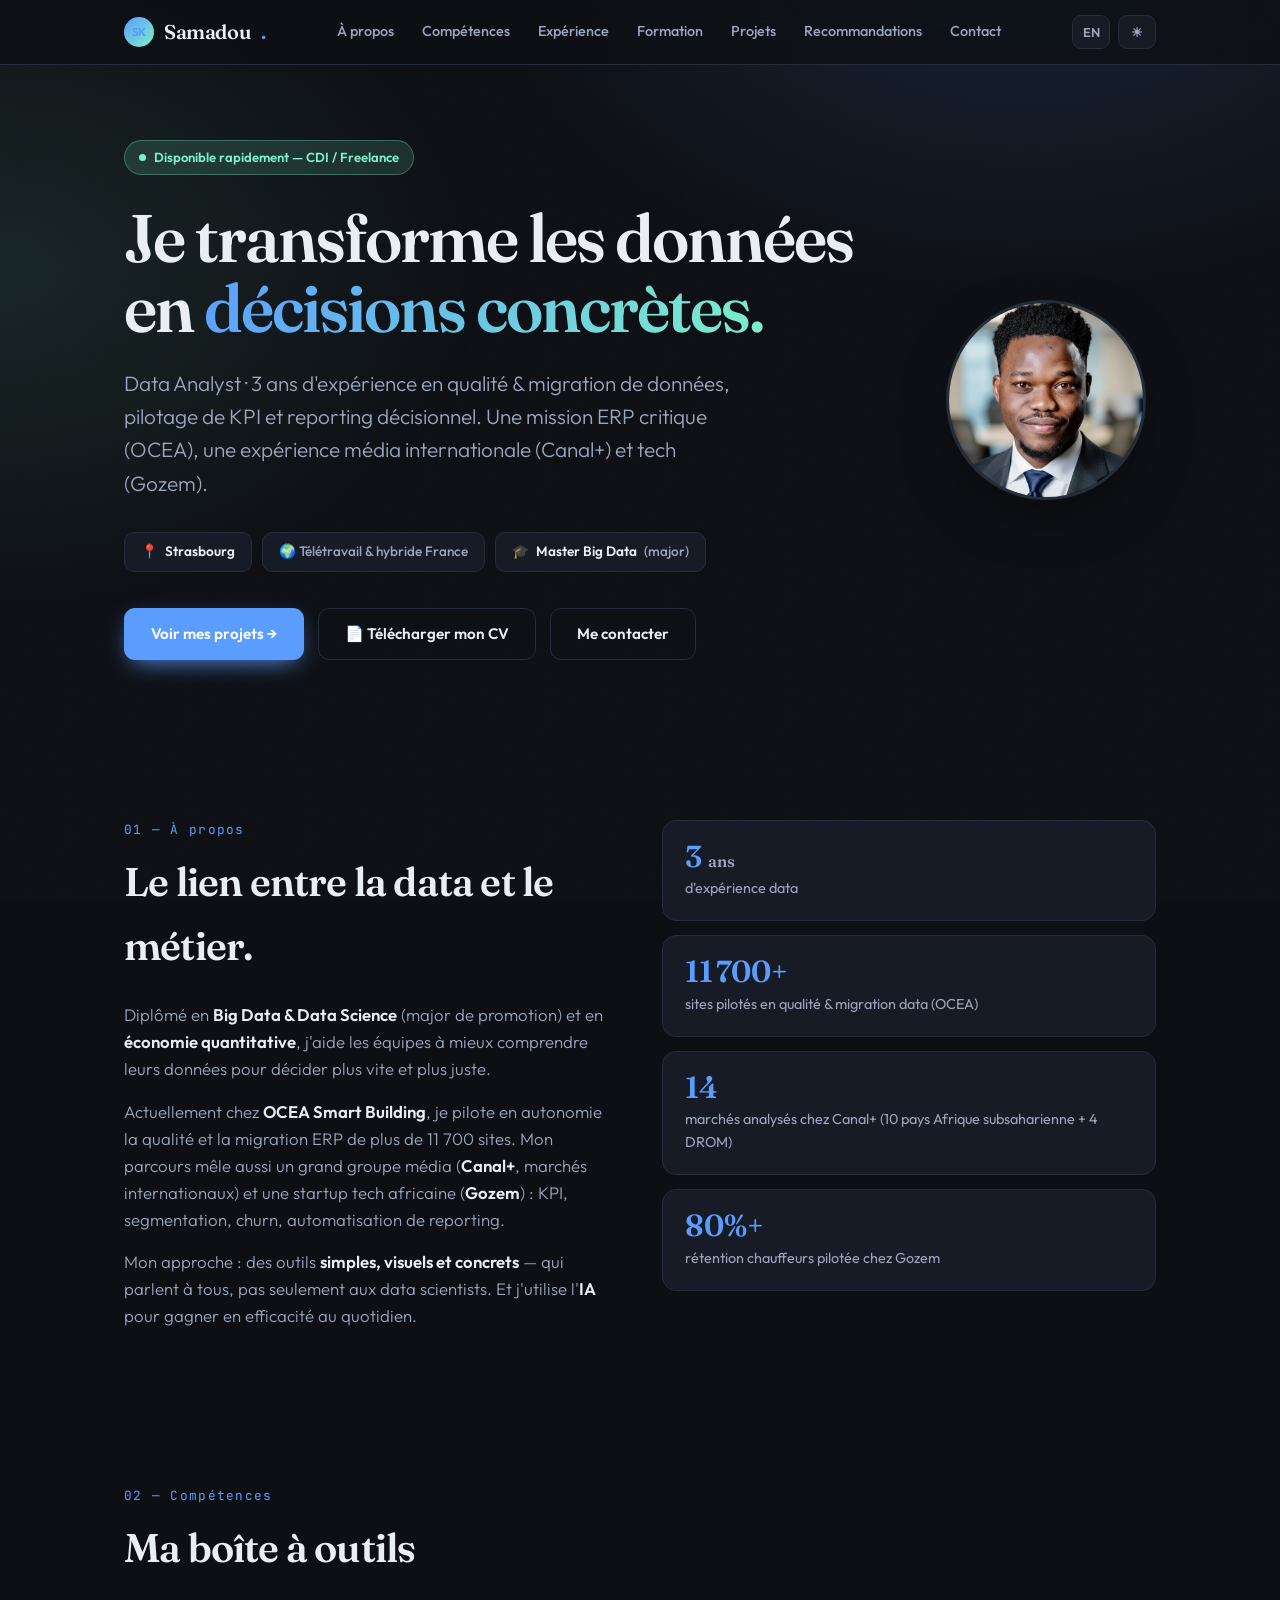
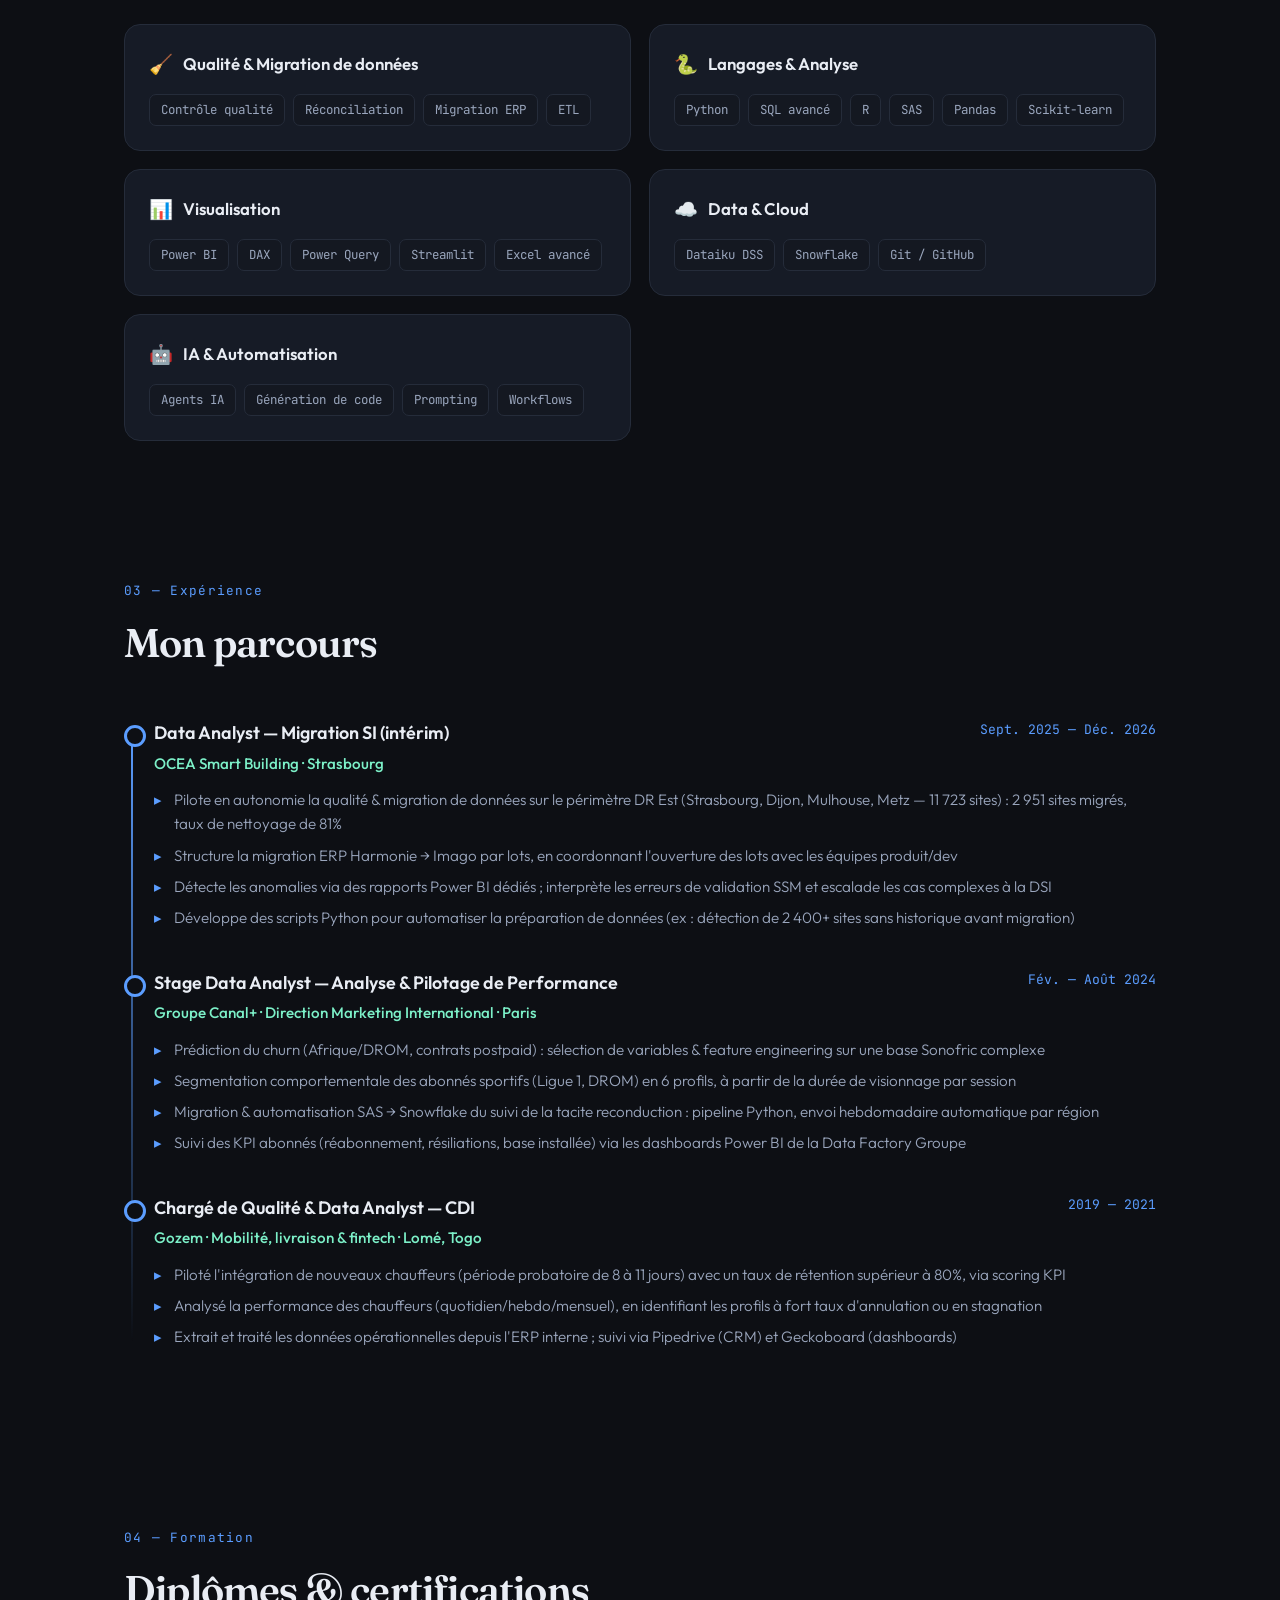
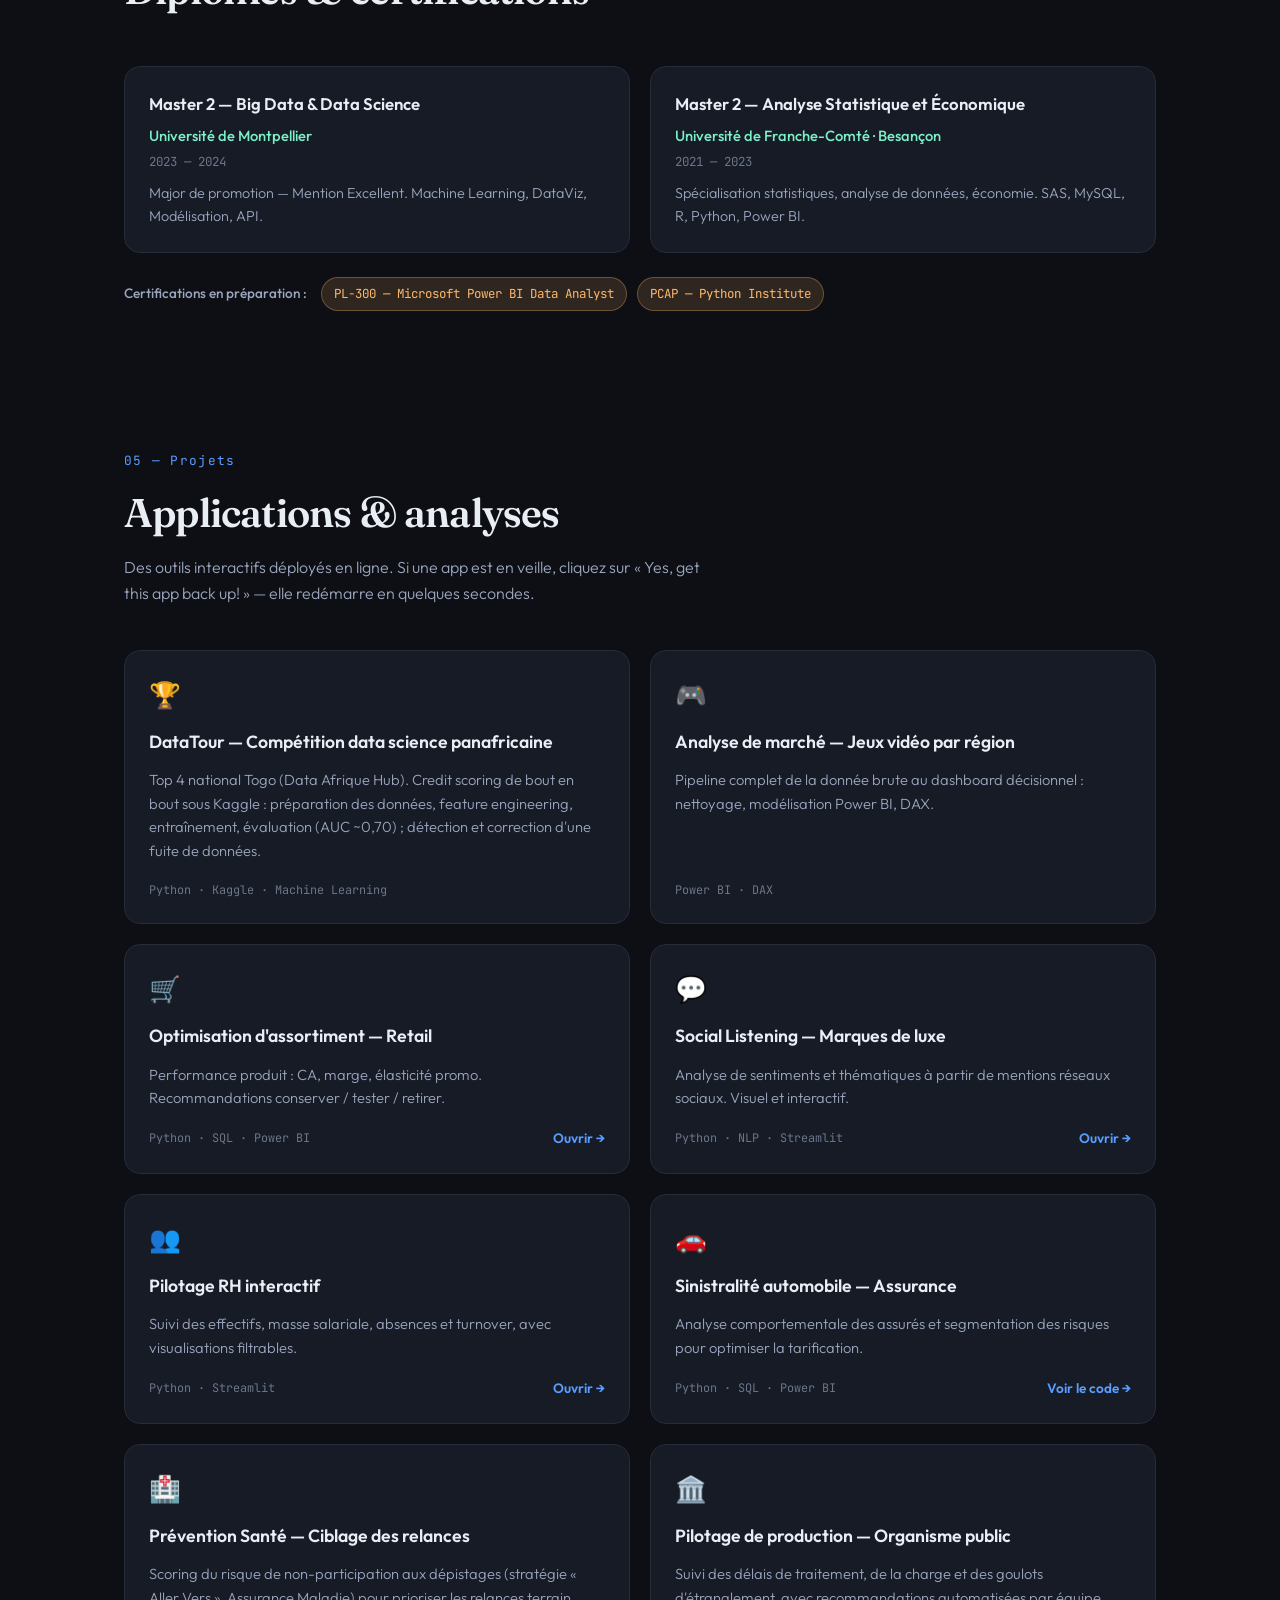
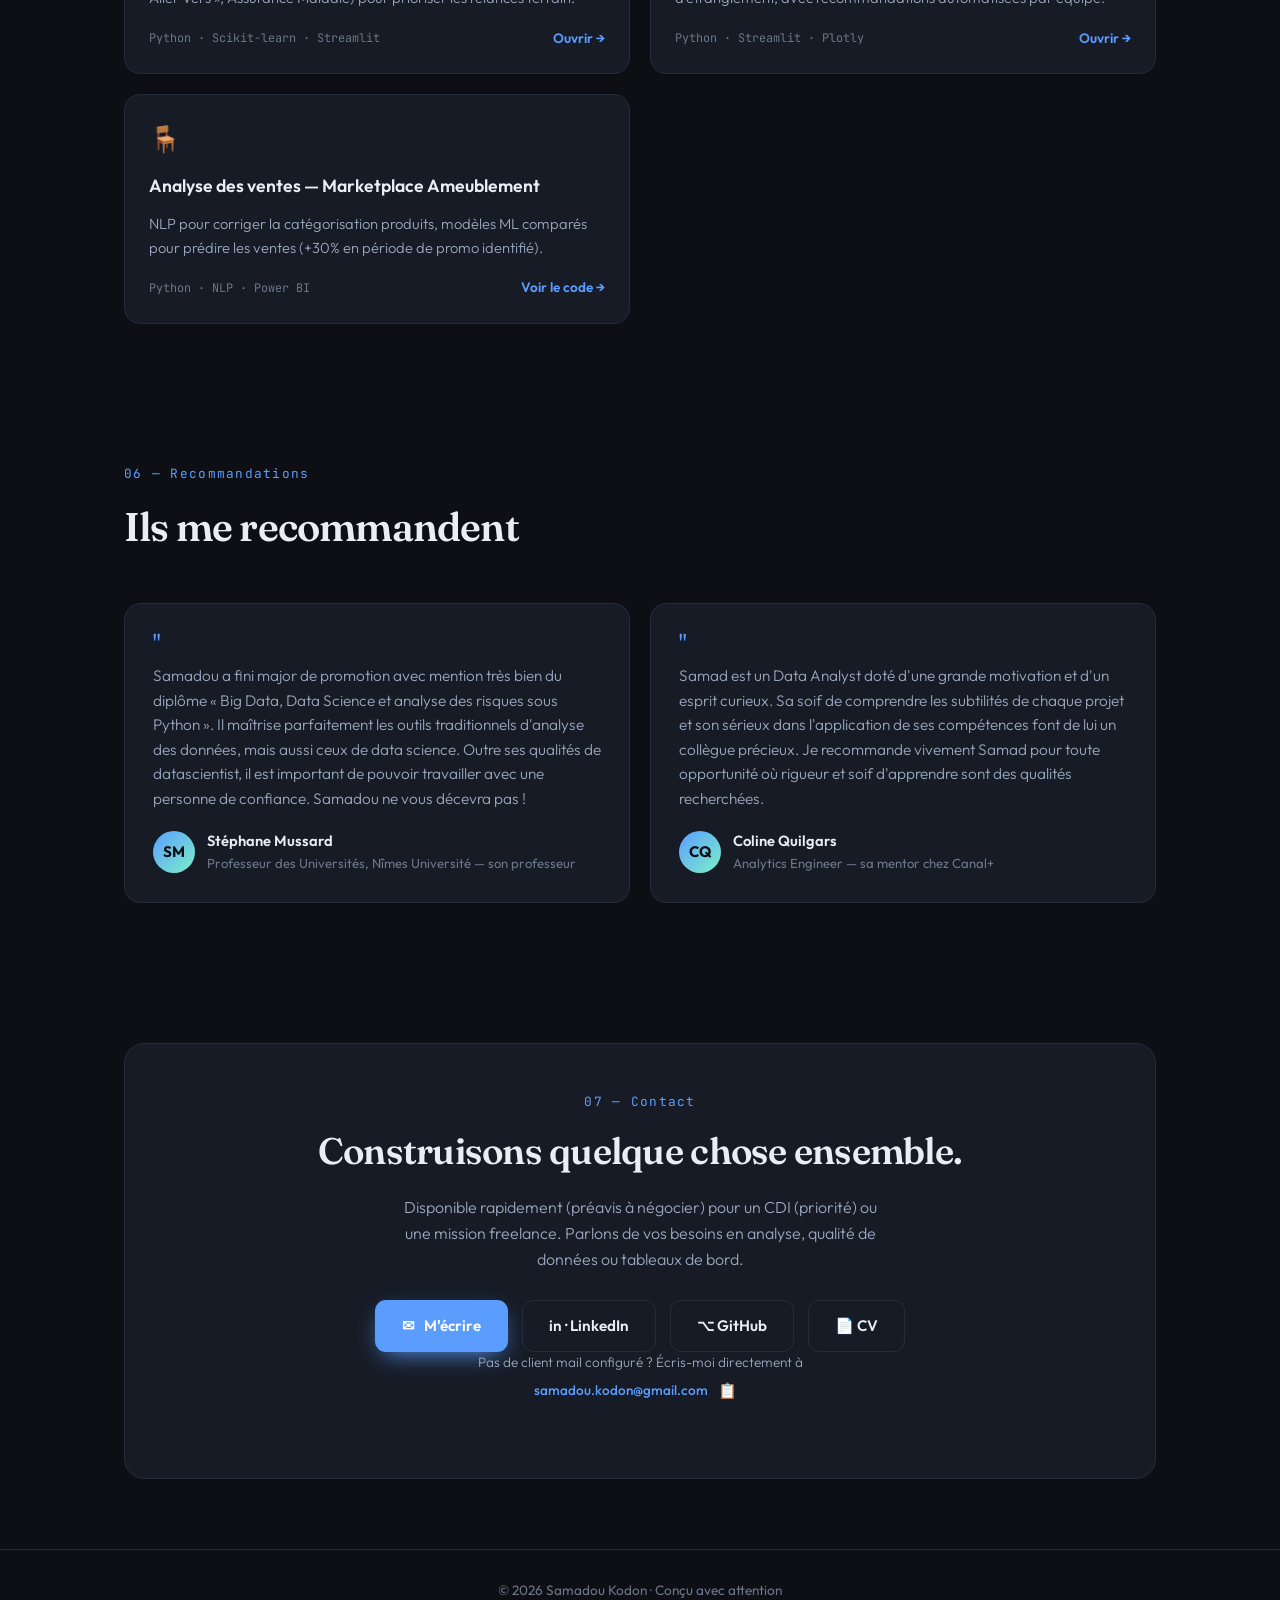
<file: index.html>
<!DOCTYPE html>
<html lang="fr">
<head>
<meta charset="UTF-8">
<meta name="viewport" content="width=device-width, initial-scale=1.0">
<title>Samadou Kodon — Data Analyst</title>
<meta name="description" content="Samadou Kodon — Data Analyst à Strasbourg. 3 ans d'expérience en qualité &amp; migration de données (OCEA), analyse KPI et churn (Canal+), pilotage data (Gozem). Python, SQL, Power BI.">
<meta name="author" content="Samadou Kodon">
<meta property="og:type" content="website">
<meta property="og:title" content="Samadou Kodon — Data Analyst">
<meta property="og:description" content="Data Analyst · 3 ans d'expérience en analyse, qualité/migration de données et reporting décisionnel. Canal+, OCEA Smart Building, Gozem.">
<meta property="og:image" content="assets/photo-samadou-kodon.jpg">
<meta name="twitter:card" content="summary">
<meta name="twitter:title" content="Samadou Kodon — Data Analyst">
<meta name="twitter:description" content="Data Analyst · 3 ans d'expérience en analyse, qualité/migration de données et reporting décisionnel.">
<meta name="twitter:image" content="assets/photo-samadou-kodon.jpg">
<link rel="icon" href="data:image/svg+xml,%3Csvg xmlns='http://www.w3.org/2000/svg' viewBox='0 0 64 64'%3E%3Cdefs%3E%3ClinearGradient id='g' x1='0' y1='0' x2='1' y2='1'%3E%3Cstop offset='0' stop-color='%235b9dff'/%3E%3Cstop offset='1' stop-color='%237cf0c8'/%3E%3C/linearGradient%3E%3C/defs%3E%3Crect width='64' height='64' rx='16' fill='%230d0f14'/%3E%3Ccircle cx='32' cy='32' r='27' fill='none' stroke='url(%23g)' stroke-width='4'/%3E%3Ctext x='32' y='41' font-family='Georgia,serif' font-size='26' font-weight='700' fill='url(%23g)' text-anchor='middle'%3ESK%3C/text%3E%3C/svg%3E">
<link rel="preconnect" href="https://fonts.googleapis.com">
<link rel="preconnect" href="https://fonts.gstatic.com" crossorigin>
<link href="https://fonts.googleapis.com/css2?family=Fraunces:opsz,wght@9..144,400;9..144,500;9..144,600;9..144,700&family=Outfit:wght@300;400;500;600;700&family=JetBrains+Mono:wght@400;500&display=swap" rel="stylesheet">
<style>
:root{
  --bg:#0d0f14; --bg-soft:#141821; --bg-card:#161b26; --line:#252c3a;
  --text:#e9edf4; --text-soft:#9aa6bd; --text-dim:#6b7689;
  --accent:#5b9dff; --accent-2:#7cf0c8; --accent-warm:#ffb86b;
  --shadow:0 20px 60px -20px rgba(0,0,0,.6);
}
[data-theme="light"]{
  --bg:#f7f8fb; --bg-soft:#ffffff; --bg-card:#ffffff; --line:#e4e8f0;
  --text:#141821; --text-soft:#4a5568; --text-dim:#8a94a6;
  --accent:#2d6cdf; --accent-2:#0fae84; --accent-warm:#e08a2b;
  --shadow:0 20px 50px -24px rgba(20,30,60,.22);
}
*{margin:0;padding:0;box-sizing:border-box}
html{scroll-behavior:smooth}
body{
  background:var(--bg);color:var(--text);
  font-family:'Outfit',sans-serif;line-height:1.6;
  transition:background .4s ease,color .4s ease;
  overflow-x:hidden;
}
/* atmospheric background */
body::before{
  content:"";position:fixed;inset:0;z-index:-2;
  background:
    radial-gradient(800px 500px at 80% -5%, color-mix(in srgb,var(--accent) 14%, transparent), transparent 70%),
    radial-gradient(700px 500px at 0% 30%, color-mix(in srgb,var(--accent-2) 10%, transparent), transparent 70%);
  transition:opacity .4s;
}
body::after{
  content:"";position:fixed;inset:0;z-index:-1;opacity:.025;pointer-events:none;
  background-image:url("data:image/svg+xml,%3Csvg xmlns='http://www.w3.org/2000/svg' width='120' height='120'%3E%3Cfilter id='n'%3E%3CfeTurbulence type='fractalNoise' baseFrequency='.9' numOctaves='3'/%3E%3C/filter%3E%3Crect width='100%25' height='100%25' filter='url(%23n)'/%3E%3C/svg%3E");
}
.wrap{max-width:1080px;margin:0 auto;padding:0 24px}
a{color:inherit;text-decoration:none}

/* NAV */
nav{
  position:fixed;top:0;left:0;right:0;z-index:100;
  backdrop-filter:blur(14px);
  background:color-mix(in srgb,var(--bg) 80%, transparent);
  border-bottom:1px solid var(--line);
}
.nav-in{display:flex;align-items:center;justify-content:space-between;height:64px;max-width:1080px;margin:0 auto;padding:0 24px}
.logo{font-family:'Fraunces',serif;font-weight:600;font-size:1.25rem;letter-spacing:-.02em;display:flex;align-items:center;gap:10px}
.logo span{color:var(--accent)}
.logo-badge{
  width:30px;height:30px;border-radius:50%;flex-shrink:0;
  background:linear-gradient(135deg,var(--accent),var(--accent-2));
  color:#0d0f14;font-family:'Outfit',sans-serif;font-weight:700;font-size:.72rem;
  display:flex;align-items:center;justify-content:center;
}
.nav-links{display:flex;gap:28px;align-items:center}
.nav-links a{font-size:.9rem;color:var(--text-soft);transition:color .2s;font-weight:500}
.nav-links a:hover{color:var(--text)}
.controls{display:flex;gap:8px;align-items:center}
.btn-icon{
  background:var(--bg-card);border:1px solid var(--line);color:var(--text-soft);
  width:38px;height:34px;border-radius:9px;cursor:pointer;font-size:.8rem;font-weight:600;
  display:flex;align-items:center;justify-content:center;transition:all .2s;font-family:'Outfit'
}
.btn-icon:hover{color:var(--text);border-color:var(--accent)}
.menu-toggle{display:none}

/* HERO */
header{padding:140px 0 90px;position:relative}
.hero-grid{display:grid;grid-template-columns:1fr 220px;gap:48px;align-items:center}
.avatar-wrap{display:flex;justify-content:center}
.avatar{
  width:200px;height:200px;border-radius:50%;object-fit:cover;
  border:3px solid var(--line);box-shadow:var(--shadow);
}
.tag{
  display:inline-flex;align-items:center;gap:8px;
  background:color-mix(in srgb,var(--accent-2) 14%, transparent);
  color:var(--accent-2);border:1px solid color-mix(in srgb,var(--accent-2) 30%, transparent);
  padding:6px 14px;border-radius:100px;font-size:.82rem;font-weight:600;margin-bottom:28px;
}
.dot{width:7px;height:7px;border-radius:50%;background:var(--accent-2);animation:pulse 2s infinite}
@keyframes pulse{0%,100%{opacity:1}50%{opacity:.3}}
h1{
  font-family:'Fraunces',serif;font-weight:600;
  font-size:clamp(2.4rem,6vw,4.2rem);line-height:1.04;letter-spacing:-.03em;margin-bottom:24px;
}
h1 .grad{
  background:linear-gradient(120deg,var(--accent),var(--accent-2));
  -webkit-background-clip:text;background-clip:text;-webkit-text-fill-color:transparent;
}
.lead{font-size:clamp(1.05rem,2vw,1.3rem);color:var(--text-soft);max-width:620px;margin-bottom:18px;font-weight:300}
.hero-meta{display:flex;flex-wrap:wrap;gap:10px;margin:32px 0 36px}
.chip{
  background:var(--bg-card);border:1px solid var(--line);
  padding:8px 16px;border-radius:10px;font-size:.85rem;color:var(--text-soft);font-weight:500;
  display:flex;align-items:center;gap:7px;
}
.chip b{color:var(--text);font-weight:600}
.cta-row{display:flex;gap:14px;flex-wrap:wrap}
.btn{
  padding:13px 26px;border-radius:11px;font-weight:600;font-size:.95rem;cursor:pointer;
  transition:all .25s;border:1px solid transparent;font-family:'Outfit';display:inline-flex;align-items:center;gap:9px
}
.btn-primary{background:var(--accent);color:#fff;box-shadow:0 8px 24px -8px var(--accent)}
.btn-primary:hover{transform:translateY(-2px);box-shadow:0 14px 30px -10px var(--accent)}
.btn-ghost{background:transparent;border-color:var(--line);color:var(--text)}
.btn-ghost:hover{border-color:var(--accent);color:var(--accent)}

/* SECTIONS */
section{padding:70px 0;position:relative}
.sec-head{margin-bottom:44px}
.sec-num{font-family:'JetBrains Mono',monospace;font-size:.8rem;color:var(--accent);letter-spacing:.1em;margin-bottom:10px}
.sec-title{font-family:'Fraunces',serif;font-weight:600;font-size:clamp(1.7rem,3.5vw,2.5rem);letter-spacing:-.02em}
.sec-sub{color:var(--text-soft);margin-top:10px;max-width:600px;font-weight:300}

/* ABOUT */
.about-grid{display:grid;grid-template-columns:1fr 1fr;gap:44px;align-items:start}
.about-text p{color:var(--text-soft);margin-bottom:16px;font-weight:300;font-size:1.05rem}
.about-text strong{color:var(--text);font-weight:600}
.about-side{display:flex;flex-direction:column;gap:14px}
.fact{background:var(--bg-card);border:1px solid var(--line);border-radius:14px;padding:20px 22px;transition:transform .25s,border-color .25s}
.fact:hover{transform:translateX(6px);border-color:var(--accent)}
.fact .big{font-family:'Fraunces',serif;font-size:1.9rem;font-weight:600;color:var(--accent);line-height:1}
.fact .lbl{color:var(--text-soft);font-size:.9rem;margin-top:6px}

/* SKILLS */
.skill-grid{display:grid;grid-template-columns:repeat(2,1fr);gap:18px}
.skill-card{background:var(--bg-card);border:1px solid var(--line);border-radius:16px;padding:24px;transition:transform .25s,border-color .25s}
.skill-card:hover{transform:translateY(-4px);border-color:var(--accent)}
.skill-card h3{font-size:1.05rem;margin-bottom:14px;display:flex;align-items:center;gap:10px;font-weight:600}
.skill-card .ic{font-size:1.2rem}
.tags{display:flex;flex-wrap:wrap;gap:8px}
.t{font-family:'JetBrains Mono',monospace;font-size:.78rem;background:var(--bg-soft);border:1px solid var(--line);color:var(--text-soft);padding:5px 11px;border-radius:7px}

/* EXPERIENCE */
.timeline{position:relative;padding-left:30px}
.timeline::before{content:"";position:absolute;left:7px;top:8px;bottom:8px;width:2px;background:linear-gradient(var(--accent),transparent)}
.exp{position:relative;margin-bottom:38px}
.exp::before{content:"";position:absolute;left:-30px;top:6px;width:16px;height:16px;border-radius:50%;background:var(--bg);border:3px solid var(--accent)}
.exp-top{display:flex;justify-content:space-between;flex-wrap:wrap;gap:6px;margin-bottom:4px}
.exp-role{font-weight:600;font-size:1.12rem}
.exp-date{font-family:'JetBrains Mono',monospace;font-size:.82rem;color:var(--accent);white-space:nowrap}
.exp-co{color:var(--accent-2);font-weight:500;margin-bottom:12px;font-size:.95rem}
.exp ul{list-style:none;display:flex;flex-direction:column;gap:7px}
.exp li{color:var(--text-soft);font-size:.95rem;padding-left:20px;position:relative;font-weight:300}
.exp li::before{content:"▸";position:absolute;left:0;color:var(--accent)}

/* PROJECTS */
.proj-grid{display:grid;grid-template-columns:repeat(2,1fr);gap:20px}
.proj{background:var(--bg-card);border:1px solid var(--line);border-radius:16px;padding:24px;transition:all .25s;display:flex;flex-direction:column;gap:12px}
.proj:hover{transform:translateY(-5px);border-color:var(--accent);box-shadow:var(--shadow)}
.proj-ic{font-size:1.6rem}
.proj h3{font-size:1.1rem;font-weight:600}
.proj p{color:var(--text-soft);font-size:.92rem;font-weight:300;flex:1}
.proj-foot{display:flex;justify-content:space-between;align-items:center;margin-top:6px}
.proj-stack{font-family:'JetBrains Mono',monospace;font-size:.74rem;color:var(--text-dim)}
.proj-link{color:var(--accent);font-size:.85rem;font-weight:600;display:inline-flex;align-items:center;gap:5px;transition:gap .2s}
.proj-link:hover{gap:9px}

/* FORMATION */
.edu-grid{display:grid;grid-template-columns:1fr 1fr;gap:20px;margin-bottom:24px}
.edu-card{background:var(--bg-card);border:1px solid var(--line);border-radius:16px;padding:24px;transition:transform .25s,border-color .25s}
.edu-card:hover{transform:translateY(-4px);border-color:var(--accent)}
.edu-card h3{font-size:1.05rem;font-weight:600;margin-bottom:6px}
.edu-card .edu-org{color:var(--accent-2);font-weight:500;font-size:.92rem;margin-bottom:4px}
.edu-card .edu-date{font-family:'JetBrains Mono',monospace;font-size:.78rem;color:var(--text-dim);margin-bottom:10px}
.edu-card .edu-note{color:var(--text-soft);font-size:.9rem;font-weight:300}
.cert-row{display:flex;flex-wrap:wrap;gap:10px;align-items:center}
.cert-lbl{color:var(--text-soft);font-size:.85rem;font-weight:500;margin-right:4px}
.cert{
  font-family:'JetBrains Mono',monospace;font-size:.78rem;
  background:color-mix(in srgb,var(--accent-warm) 14%, transparent);
  color:var(--accent-warm);border:1px solid color-mix(in srgb,var(--accent-warm) 30%, transparent);
  padding:6px 12px;border-radius:100px;
}

/* TESTIMONIALS */
.testi-grid{display:grid;grid-template-columns:1fr 1fr;gap:20px}
.testi-card{background:var(--bg-card);border:1px solid var(--line);border-radius:16px;padding:28px;transition:transform .25s,border-color .25s}
.testi-card:hover{transform:translateY(-4px);border-color:var(--accent)}
.testi-quote{font-family:'Fraunces',serif;font-size:1.4rem;color:var(--accent);line-height:1;margin-bottom:10px}
.testi-text{color:var(--text-soft);font-size:.96rem;font-weight:300;margin-bottom:18px}
.testi-who{display:flex;align-items:center;gap:12px}
.testi-avatar{
  width:42px;height:42px;border-radius:50%;
  background:linear-gradient(135deg,var(--accent),var(--accent-2));
  color:#0d0f14;font-weight:700;font-size:.95rem;
  display:flex;align-items:center;justify-content:center;flex-shrink:0;
}
.testi-name{font-weight:600;font-size:.92rem}
.testi-role{color:var(--text-dim);font-size:.82rem}

/* CONTACT */
.contact-box{background:var(--bg-card);border:1px solid var(--line);border-radius:20px;padding:48px;text-align:center}
.contact-box h2{font-family:'Fraunces',serif;font-weight:600;font-size:clamp(1.6rem,3vw,2.3rem);margin-bottom:14px;letter-spacing:-.02em}
.contact-box p{color:var(--text-soft);max-width:480px;margin:0 auto 28px;font-weight:300}
.contact-links{display:flex;gap:14px;justify-content:center;flex-wrap:wrap}
.email-fallback{margin-top:18px;font-size:.85rem;color:var(--text-dim);display:flex;gap:6px;align-items:center;justify-content:center;flex-wrap:wrap}
.email-fallback a{color:var(--accent);font-weight:500}
#copy-email-btn{background:none;border:none;cursor:pointer;font-size:.95rem;padding:2px 4px;line-height:1;color:inherit}
#copy-feedback{color:var(--accent-2);font-weight:600;opacity:0;transition:opacity .3s}
#copy-feedback.show{opacity:1}

footer{border-top:1px solid var(--line);padding:30px 0;text-align:center;color:var(--text-dim);font-size:.85rem}

.reveal{opacity:0;transform:translateY(28px);transition:opacity .7s cubic-bezier(.2,.7,.2,1),transform .7s cubic-bezier(.2,.7,.2,1)}
.reveal.in{opacity:1;transform:none}

@media(max-width:780px){
  .nav-links{display:none}
  .menu-toggle{display:flex}
  .about-grid{grid-template-columns:1fr;gap:28px}
  .skill-grid,.proj-grid,.edu-grid,.testi-grid{grid-template-columns:1fr}
  .hero-grid{grid-template-columns:1fr;text-align:center}
  .hero-grid .avatar-wrap{order:-1}
  .avatar{width:140px;height:140px}
  .hero-meta,.cta-row{justify-content:center}
  header{padding:120px 0 60px}
}
[lang-hide]{display:none!important}
</style>
</head>
<body data-theme="dark">

<nav>
  <div class="nav-in">
    <a href="#home" class="logo"><span class="logo-badge">SK</span>Samadou<span>.</span></a>
    <div class="nav-links">
      <a href="#about" data-fr="À propos" data-en="About">À propos</a>
      <a href="#skills" data-fr="Compétences" data-en="Skills">Compétences</a>
      <a href="#experience" data-fr="Expérience" data-en="Experience">Expérience</a>
      <a href="#formation" data-fr="Formation" data-en="Education">Formation</a>
      <a href="#projects" data-fr="Projets" data-en="Projects">Projets</a>
      <a href="#testimonials" data-fr="Recommandations" data-en="Testimonials">Recommandations</a>
      <a href="#contact" data-fr="Contact" data-en="Contact">Contact</a>
    </div>
    <div class="controls">
      <button class="btn-icon" id="lang" title="Langue">EN</button>
      <button class="btn-icon" id="theme" title="Thème">☀</button>
    </div>
  </div>
</nav>

<header id="home">
  <div class="wrap">
    <div class="hero-grid">
      <div>
        <div class="tag reveal"><span class="dot"></span><span data-fr="Disponible rapidement — CDI / Freelance" data-en="Available soon — Permanent / Freelance">Disponible rapidement — CDI / Freelance</span></div>
        <h1 class="reveal">
          <span data-fr="Je transforme les données en" data-en="I turn data into">Je transforme les données en</span>
          <span class="grad" data-fr="décisions concrètes." data-en="real decisions.">décisions concrètes.</span>
        </h1>
        <p class="lead reveal" data-fr="Data Analyst · 3 ans d'expérience en qualité &amp; migration de données, pilotage de KPI et reporting décisionnel. Une mission ERP critique (OCEA), une expérience média internationale (Canal+) et tech (Gozem)." data-en="Data Analyst · 3 years in data quality &amp; migration, KPI steering and decision reporting. A critical ERP mission (OCEA), international media (Canal+) and tech (Gozem) experience.">Data Analyst · 3 ans d'expérience en qualité &amp; migration de données, pilotage de KPI et reporting décisionnel. Une mission ERP critique (OCEA), une expérience média internationale (Canal+) et tech (Gozem).</p>
        <div class="hero-meta reveal">
          <span class="chip">📍 <b>Strasbourg</b></span>
          <span class="chip" data-fr="🌍 Télétravail &amp; hybride France" data-en="🌍 Remote &amp; hybrid, France-wide">🌍 Télétravail &amp; hybride France</span>
          <span class="chip">🎓 <b>Master Big Data</b> <span data-fr="(major)" data-en="(top of class)">(major)</span></span>
        </div>
        <div class="cta-row reveal">
          <a href="#projects" class="btn btn-primary" data-fr="Voir mes projets →" data-en="See my work →">Voir mes projets →</a>
          <a href="assets/CV_Samadou_KODON.pdf" class="btn btn-ghost" target="_blank" rel="noopener" download data-fr="📄 Télécharger mon CV" data-en="📄 Download my CV">📄 Télécharger mon CV</a>
          <a href="#contact" class="btn btn-ghost" data-fr="Me contacter" data-en="Get in touch">Me contacter</a>
        </div>
      </div>
      <div class="avatar-wrap reveal">
        <img class="avatar" src="assets/photo-samadou-kodon.jpg" alt="Photo de Samadou Kodon" width="200" height="200" loading="eager">
      </div>
    </div>
  </div>
</header>

<section id="about">
  <div class="wrap">
    <div class="about-grid">
      <div class="about-text reveal">
        <div class="sec-num">01 — <span data-fr="À propos" data-en="About">À propos</span></div>
        <h2 class="sec-title" style="margin-bottom:24px" data-fr="Le lien entre la data et le métier." data-en="The bridge between data and business.">Le lien entre la data et le métier.</h2>
        <p data-fr="Diplômé en <strong>Big Data &amp; Data Science</strong> (major de promotion) et en <strong>économie quantitative</strong>, j'aide les équipes à mieux comprendre leurs données pour décider plus vite et plus juste." data-en="Graduate in <strong>Big Data &amp; Data Science</strong> (top of class) and <strong>quantitative economics</strong>, I help teams understand their data to decide faster and better.">Diplômé en <strong>Big Data &amp; Data Science</strong> (major de promotion) et en <strong>économie quantitative</strong>, j'aide les équipes à mieux comprendre leurs données pour décider plus vite et plus juste.</p>
        <p data-fr="Actuellement chez <strong>OCEA Smart Building</strong>, je pilote en autonomie la qualité et la migration ERP de plus de 11 700 sites. Mon parcours mêle aussi un grand groupe média (<strong>Canal+</strong>, marchés internationaux) et une startup tech africaine (<strong>Gozem</strong>) : KPI, segmentation, churn, automatisation de reporting." data-en="Currently at <strong>OCEA Smart Building</strong>, I independently drive data quality and ERP migration across 11,700+ sites. My path also blends a major media group (<strong>Canal+</strong>, international markets) and an African tech startup (<strong>Gozem</strong>): KPIs, segmentation, churn, reporting automation.">Actuellement chez <strong>OCEA Smart Building</strong>, je pilote en autonomie la qualité et la migration ERP de plus de 11 700 sites. Mon parcours mêle aussi un grand groupe média (<strong>Canal+</strong>, marchés internationaux) et une startup tech africaine (<strong>Gozem</strong>) : KPI, segmentation, churn, automatisation de reporting.</p>
        <p data-fr="Mon approche : des outils <strong>simples, visuels et concrets</strong> — qui parlent à tous, pas seulement aux data scientists. Et j'utilise l'<strong>IA</strong> pour gagner en efficacité au quotidien." data-en="My approach: <strong>simple, visual, concrete</strong> tools — for everyone, not just data scientists. And I use <strong>AI</strong> daily to work more efficiently.">Mon approche : des outils <strong>simples, visuels et concrets</strong> — qui parlent à tous, pas seulement aux data scientists. Et j'utilise l'<strong>IA</strong> pour gagner en efficacité au quotidien.</p>
      </div>
      <div class="about-side reveal">
        <div class="fact"><div class="big"><span class="num" data-target="3">0</span> <span style="font-size:1rem;color:var(--text-soft)" data-fr="ans" data-en="yrs">ans</span></div><div class="lbl" data-fr="d'expérience data" data-en="data experience">d'expérience data</div></div>
        <div class="fact"><div class="big"><span class="num" data-target="11700" data-suffix="+">0</span></div><div class="lbl" data-fr="sites pilotés en qualité &amp; migration data (OCEA)" data-en="sites managed for data quality &amp; migration (OCEA)">sites pilotés en qualité &amp; migration data (OCEA)</div></div>
        <div class="fact"><div class="big"><span class="num" data-target="14">0</span></div><div class="lbl" data-fr="marchés analysés chez Canal+ (10 pays Afrique subsaharienne + 4 DROM)" data-en="markets analysed at Canal+ (10 Sub-Saharan African countries + 4 overseas territories)">marchés analysés chez Canal+ (10 pays Afrique subsaharienne + 4 DROM)</div></div>
        <div class="fact"><div class="big"><span class="num" data-target="80" data-suffix="%+">0</span></div><div class="lbl" data-fr="rétention chauffeurs pilotée chez Gozem" data-en="driver retention rate driven at Gozem">rétention chauffeurs pilotée chez Gozem</div></div>
      </div>
    </div>
  </div>
</section>

<section id="skills">
  <div class="wrap">
    <div class="sec-head reveal">
      <div class="sec-num">02 — <span data-fr="Compétences" data-en="Skills">Compétences</span></div>
      <h2 class="sec-title" data-fr="Ma boîte à outils" data-en="My toolbox">Ma boîte à outils</h2>
    </div>
    <div class="skill-grid">
      <div class="skill-card reveal"><h3><span class="ic">🧹</span><span data-fr="Qualité &amp; Migration de données" data-en="Data quality &amp; migration">Qualité &amp; Migration de données</span></h3><div class="tags"><span class="t" data-fr="Contrôle qualité" data-en="Quality control">Contrôle qualité</span><span class="t" data-fr="Réconciliation" data-en="Reconciliation">Réconciliation</span><span class="t" data-fr="Migration ERP" data-en="ERP migration">Migration ERP</span><span class="t">ETL</span></div></div>
      <div class="skill-card reveal"><h3><span class="ic">🐍</span><span data-fr="Langages &amp; Analyse" data-en="Languages &amp; Analysis">Langages &amp; Analyse</span></h3><div class="tags"><span class="t">Python</span><span class="t" data-fr="SQL avancé" data-en="Advanced SQL">SQL avancé</span><span class="t">R</span><span class="t">SAS</span><span class="t">Pandas</span><span class="t">Scikit-learn</span></div></div>
      <div class="skill-card reveal"><h3><span class="ic">📊</span><span data-fr="Visualisation" data-en="Visualisation">Visualisation</span></h3><div class="tags"><span class="t">Power BI</span><span class="t">DAX</span><span class="t">Power Query</span><span class="t">Streamlit</span><span class="t">Excel avancé</span></div></div>
      <div class="skill-card reveal"><h3><span class="ic">☁️</span><span data-fr="Data &amp; Cloud" data-en="Data &amp; Cloud">Data &amp; Cloud</span></h3><div class="tags"><span class="t">Dataiku DSS</span><span class="t">Snowflake</span><span class="t">Git / GitHub</span></div></div>
      <div class="skill-card reveal"><h3><span class="ic">🤖</span><span data-fr="IA &amp; Automatisation" data-en="AI &amp; Automation">IA &amp; Automatisation</span></h3><div class="tags"><span class="t">Agents IA</span><span class="t" data-fr="Génération de code" data-en="Code generation">Génération de code</span><span class="t">Prompting</span><span class="t" data-fr="Workflows" data-en="Workflows">Workflows</span></div></div>
    </div>
  </div>
</section>

<section id="experience">
  <div class="wrap">
    <div class="sec-head reveal">
      <div class="sec-num">03 — <span data-fr="Expérience" data-en="Experience">Expérience</span></div>
      <h2 class="sec-title" data-fr="Mon parcours" data-en="My journey">Mon parcours</h2>
    </div>
    <div class="timeline">
      <div class="exp reveal">
        <div class="exp-top"><span class="exp-role" data-fr="Data Analyst — Migration SI (intérim)" data-en="Data Analyst — IS Migration (contract)">Data Analyst — Migration SI (intérim)</span><span class="exp-date">Sept. 2025 — Déc. 2026</span></div>
        <div class="exp-co">OCEA Smart Building · Strasbourg</div>
        <ul>
          <li data-fr="Pilote en autonomie la qualité &amp; migration de données sur le périmètre DR Est (Strasbourg, Dijon, Mulhouse, Metz — 11 723 sites) : 2 951 sites migrés, taux de nettoyage de 81%" data-en="Independently drives data quality &amp; migration across the DR Est region (Strasbourg, Dijon, Mulhouse, Metz — 11,723 sites): 2,951 sites migrated, 81% cleaning rate">Pilote en autonomie la qualité &amp; migration de données sur le périmètre DR Est (Strasbourg, Dijon, Mulhouse, Metz — 11 723 sites) : 2 951 sites migrés, taux de nettoyage de 81%</li>
          <li data-fr="Structure la migration ERP Harmonie → Imago par lots, en coordonnant l'ouverture des lots avec les équipes produit/dev" data-en="Structures the Harmonie → Imago ERP migration in batches, coordinating batch openings with product/dev teams">Structure la migration ERP Harmonie → Imago par lots, en coordonnant l'ouverture des lots avec les équipes produit/dev</li>
          <li data-fr="Détecte les anomalies via des rapports Power BI dédiés ; interprète les erreurs de validation SSM et escalade les cas complexes à la DSI" data-en="Detects anomalies via dedicated Power BI reports; interprets SSM validation errors and escalates complex cases to IT">Détecte les anomalies via des rapports Power BI dédiés ; interprète les erreurs de validation SSM et escalade les cas complexes à la DSI</li>
          <li data-fr="Développe des scripts Python pour automatiser la préparation de données (ex : détection de 2 400+ sites sans historique avant migration)" data-en="Develops Python scripts to automate data prep (e.g. detecting 2,400+ sites with no history before migration)">Développe des scripts Python pour automatiser la préparation de données (ex : détection de 2 400+ sites sans historique avant migration)</li>
        </ul>
      </div>
      <div class="exp reveal">
        <div class="exp-top"><span class="exp-role" data-fr="Stage Data Analyst — Analyse &amp; Pilotage de Performance" data-en="Data Analyst Intern — Performance Analysis &amp; Steering">Stage Data Analyst — Analyse &amp; Pilotage de Performance</span><span class="exp-date">Fév. — Août 2024</span></div>
        <div class="exp-co">Groupe Canal+ · Direction Marketing International · Paris</div>
        <ul>
          <li data-fr="Prédiction du churn (Afrique/DROM, contrats postpaid) : sélection de variables &amp; feature engineering sur une base Sonofric complexe" data-en="Churn prediction (Africa/overseas, postpaid contracts): variable selection &amp; feature engineering on a complex Sonofric database">Prédiction du churn (Afrique/DROM, contrats postpaid) : sélection de variables &amp; feature engineering sur une base Sonofric complexe</li>
          <li data-fr="Segmentation comportementale des abonnés sportifs (Ligue 1, DROM) en 6 profils, à partir de la durée de visionnage par session" data-en="Behavioural segmentation of sports subscribers (Ligue 1, overseas) into 6 profiles, based on session viewing duration">Segmentation comportementale des abonnés sportifs (Ligue 1, DROM) en 6 profils, à partir de la durée de visionnage par session</li>
          <li data-fr="Migration &amp; automatisation SAS → Snowflake du suivi de la tacite reconduction : pipeline Python, envoi hebdomadaire automatique par région" data-en="SAS → Snowflake migration &amp; automation of contract renewal tracking: Python pipeline, automatic weekly send by region">Migration &amp; automatisation SAS → Snowflake du suivi de la tacite reconduction : pipeline Python, envoi hebdomadaire automatique par région</li>
          <li data-fr="Suivi des KPI abonnés (réabonnement, résiliations, base installée) via les dashboards Power BI de la Data Factory Groupe" data-en="Subscriber KPI tracking (renewal, cancellations, installed base) via Group Data Factory Power BI dashboards">Suivi des KPI abonnés (réabonnement, résiliations, base installée) via les dashboards Power BI de la Data Factory Groupe</li>
        </ul>
      </div>
      <div class="exp reveal">
        <div class="exp-top"><span class="exp-role" data-fr="Chargé de Qualité &amp; Data Analyst — CDI" data-en="Quality Officer &amp; Data Analyst — Permanent contract">Chargé de Qualité &amp; Data Analyst — CDI</span><span class="exp-date">2019 — 2021</span></div>
        <div class="exp-co">Gozem · Mobilité, livraison &amp; fintech · Lomé, Togo</div>
        <ul>
          <li data-fr="Piloté l'intégration de nouveaux chauffeurs (période probatoire de 8 à 11 jours) avec un taux de rétention supérieur à 80%, via scoring KPI" data-en="Drove onboarding of new drivers (8 to 11-day probation) with a retention rate above 80%, via KPI scoring">Piloté l'intégration de nouveaux chauffeurs (période probatoire de 8 à 11 jours) avec un taux de rétention supérieur à 80%, via scoring KPI</li>
          <li data-fr="Analysé la performance des chauffeurs (quotidien/hebdo/mensuel), en identifiant les profils à fort taux d'annulation ou en stagnation" data-en="Analysed driver performance (daily/weekly/monthly), identifying high-cancellation or stagnating profiles">Analysé la performance des chauffeurs (quotidien/hebdo/mensuel), en identifiant les profils à fort taux d'annulation ou en stagnation</li>
          <li data-fr="Extrait et traité les données opérationnelles depuis l'ERP interne ; suivi via Pipedrive (CRM) et Geckoboard (dashboards)" data-en="Extracted and processed operational data from the internal ERP; tracking via Pipedrive (CRM) and Geckoboard (dashboards)">Extrait et traité les données opérationnelles depuis l'ERP interne ; suivi via Pipedrive (CRM) et Geckoboard (dashboards)</li>
        </ul>
      </div>
    </div>
  </div>
</section>

<section id="formation">
  <div class="wrap">
    <div class="sec-head reveal">
      <div class="sec-num">04 — <span data-fr="Formation" data-en="Education">Formation</span></div>
      <h2 class="sec-title" data-fr="Diplômes &amp; certifications" data-en="Degrees &amp; certifications">Diplômes &amp; certifications</h2>
    </div>
    <div class="edu-grid">
      <div class="edu-card reveal">
        <h3 data-fr="Master 2 — Big Data &amp; Data Science" data-en="Master's — Big Data &amp; Data Science">Master 2 — Big Data &amp; Data Science</h3>
        <div class="edu-org">Université de Montpellier</div>
        <div class="edu-date">2023 — 2024</div>
        <div class="edu-note" data-fr="Major de promotion — Mention Excellent. Machine Learning, DataViz, Modélisation, API." data-en="Top of class — Excellent honours. Machine Learning, DataViz, Modelling, API.">Major de promotion — Mention Excellent. Machine Learning, DataViz, Modélisation, API.</div>
      </div>
      <div class="edu-card reveal">
        <h3 data-fr="Master 2 — Analyse Statistique et Économique" data-en="Master's — Statistical &amp; Economic Analysis">Master 2 — Analyse Statistique et Économique</h3>
        <div class="edu-org">Université de Franche-Comté · Besançon</div>
        <div class="edu-date">2021 — 2023</div>
        <div class="edu-note" data-fr="Spécialisation statistiques, analyse de données, économie. SAS, MySQL, R, Python, Power BI." data-en="Specialisation in statistics, data analysis, economics. SAS, MySQL, R, Python, Power BI.">Spécialisation statistiques, analyse de données, économie. SAS, MySQL, R, Python, Power BI.</div>
      </div>
    </div>
    <div class="cert-row reveal">
      <span class="cert-lbl" data-fr="Certifications en préparation :" data-en="Certifications in progress:">Certifications en préparation :</span>
      <span class="cert">PL-300 — Microsoft Power BI Data Analyst</span>
      <span class="cert">PCAP — Python Institute</span>
    </div>
  </div>
</section>

<section id="projects">
  <div class="wrap">
    <div class="sec-head reveal">
      <div class="sec-num">05 — <span data-fr="Projets" data-en="Projects">Projets</span></div>
      <h2 class="sec-title" data-fr="Applications &amp; analyses" data-en="Apps &amp; analyses">Applications &amp; analyses</h2>
      <p class="sec-sub" data-fr="Des outils interactifs déployés en ligne. Si une app est en veille, cliquez sur « Yes, get this app back up! » — elle redémarre en quelques secondes." data-en="Interactive tools deployed online. If an app is asleep, click “Yes, get this app back up!” — it restarts in seconds.">Des outils interactifs déployés en ligne. Si une app est en veille, cliquez sur « Yes, get this app back up! » — elle redémarre en quelques secondes.</p>
    </div>
    <div class="proj-grid">
      <div class="proj reveal">
        <div class="proj-ic">🏆</div>
        <h3 data-fr="DataTour — Compétition data science panafricaine" data-en="DataTour — Pan-African data science competition">DataTour — Compétition data science panafricaine</h3>
        <p data-fr="Top 4 national Togo (Data Afrique Hub). Credit scoring de bout en bout sous Kaggle : préparation des données, feature engineering, entraînement, évaluation (AUC ~0,70) ; détection et correction d'une fuite de données." data-en="Top 4 nationally in Togo (Data Afrique Hub). End-to-end credit scoring on Kaggle: data prep, feature engineering, training, evaluation (AUC ~0.70); detected and fixed a data leakage issue.">Top 4 national Togo (Data Afrique Hub). Credit scoring de bout en bout sous Kaggle : préparation des données, feature engineering, entraînement, évaluation (AUC ~0,70) ; détection et correction d'une fuite de données.</p>
        <div class="proj-foot"><span class="proj-stack">Python · Kaggle · Machine Learning</span></div>
      </div>
      <div class="proj reveal">
        <div class="proj-ic">🎮</div>
        <h3 data-fr="Analyse de marché — Jeux vidéo par région" data-en="Market analysis — Video games by region">Analyse de marché — Jeux vidéo par région</h3>
        <p data-fr="Pipeline complet de la donnée brute au dashboard décisionnel : nettoyage, modélisation Power BI, DAX." data-en="Full pipeline from raw data to decision dashboard: cleaning, Power BI modelling, DAX.">Pipeline complet de la donnée brute au dashboard décisionnel : nettoyage, modélisation Power BI, DAX.</p>
        <div class="proj-foot"><span class="proj-stack">Power BI · DAX</span></div>
      </div>
      <div class="proj reveal">
        <div class="proj-ic">🛒</div>
        <h3 data-fr="Optimisation d'assortiment — Retail" data-en="Assortment optimisation — Retail">Optimisation d'assortiment — Retail</h3>
        <p data-fr="Performance produit : CA, marge, élasticité promo. Recommandations conserver / tester / retirer." data-en="Product performance: revenue, margin, promo elasticity. Keep / test / drop recommendations.">Performance produit : CA, marge, élasticité promo. Recommandations conserver / tester / retirer.</p>
        <div class="proj-foot"><span class="proj-stack">Python · SQL · Power BI</span><a class="proj-link" href="https://app-optimisation-aapprtiment-fmcg-aaa2kax5ty2sjwjrjcsgsj.streamlit.app/" target="_blank" rel="noopener" data-fr="Ouvrir →" data-en="Open →">Ouvrir →</a></div>
      </div>
      <div class="proj reveal">
        <div class="proj-ic">💬</div>
        <h3 data-fr="Social Listening — Marques de luxe" data-en="Social Listening — Luxury brands">Social Listening — Marques de luxe</h3>
        <p data-fr="Analyse de sentiments et thématiques à partir de mentions réseaux sociaux. Visuel et interactif." data-en="Sentiment and topic analysis from social media mentions. Visual and interactive.">Analyse de sentiments et thématiques à partir de mentions réseaux sociaux. Visuel et interactif.</p>
        <div class="proj-foot"><span class="proj-stack">Python · NLP · Streamlit</span><a class="proj-link" href="https://social-listening-luxe-bjhqf4fartf8c3wqswcv7x.streamlit.app/" target="_blank" rel="noopener" data-fr="Ouvrir →" data-en="Open →">Ouvrir →</a></div>
      </div>
      <div class="proj reveal">
        <div class="proj-ic">👥</div>
        <h3 data-fr="Pilotage RH interactif" data-en="Interactive HR dashboard">Pilotage RH interactif</h3>
        <p data-fr="Suivi des effectifs, masse salariale, absences et turnover, avec visualisations filtrables." data-en="Headcount, payroll, absences and turnover tracking, with filterable visuals.">Suivi des effectifs, masse salariale, absences et turnover, avec visualisations filtrables.</p>
        <div class="proj-foot"><span class="proj-stack">Python · Streamlit</span><a class="proj-link" href="https://pilotage-rh-app-fqob5xhyhj3b5wfwduz5vr.streamlit.app/" target="_blank" rel="noopener" data-fr="Ouvrir →" data-en="Open →">Ouvrir →</a></div>
      </div>
      <div class="proj reveal">
        <div class="proj-ic">🚗</div>
        <h3 data-fr="Sinistralité automobile — Assurance" data-en="Auto claims — Insurance">Sinistralité automobile — Assurance</h3>
        <p data-fr="Analyse comportementale des assurés et segmentation des risques pour optimiser la tarification." data-en="Policyholder behaviour analysis and risk segmentation to optimise pricing.">Analyse comportementale des assurés et segmentation des risques pour optimiser la tarification.</p>
        <div class="proj-foot"><span class="proj-stack">Python · SQL · Power BI</span><a class="proj-link" href="https://github.com/Samadkod/3.Projet-data_Assurance-auto" target="_blank" rel="noopener" data-fr="Voir le code →" data-en="View code →">Voir le code →</a></div>
      </div>
      <div class="proj reveal">
        <div class="proj-ic">🏥</div>
        <h3 data-fr="Prévention Santé — Ciblage des relances" data-en="Health Prevention — Outreach targeting">Prévention Santé — Ciblage des relances</h3>
        <p data-fr="Scoring du risque de non-participation aux dépistages (stratégie « Aller Vers », Assurance Maladie) pour prioriser les relances terrain." data-en="Risk scoring for screening non-participation (Assurance Maladie's outreach strategy) to prioritise field follow-ups.">Scoring du risque de non-participation aux dépistages (stratégie « Aller Vers », Assurance Maladie) pour prioriser les relances terrain.</p>
        <div class="proj-foot"><span class="proj-stack">Python · Scikit-learn · Streamlit</span><a class="proj-link" href="https://app-prevention-sante-cpam-f9gmpfa2h7swk2wrppdsoi.streamlit.app/" target="_blank" rel="noopener" data-fr="Ouvrir →" data-en="Open →">Ouvrir →</a></div>
      </div>
      <div class="proj reveal">
        <div class="proj-ic">🏛️</div>
        <h3 data-fr="Pilotage de production — Organisme public" data-en="Production steering — Public body">Pilotage de production — Organisme public</h3>
        <p data-fr="Suivi des délais de traitement, de la charge et des goulots d'étranglement, avec recommandations automatisées par équipe." data-en="Tracking processing delays, workload and bottlenecks, with automated per-team recommendations.">Suivi des délais de traitement, de la charge et des goulots d'étranglement, avec recommandations automatisées par équipe.</p>
        <div class="proj-foot"><span class="proj-stack">Python · Streamlit · Plotly</span><a class="proj-link" href="https://pilotage-appuction-organisme-public-gnjpui2nu66lmc4ked96zl.streamlit.app/" target="_blank" rel="noopener" data-fr="Ouvrir →" data-en="Open →">Ouvrir →</a></div>
      </div>
      <div class="proj reveal">
        <div class="proj-ic">🪑</div>
        <h3 data-fr="Analyse des ventes — Marketplace Ameublement" data-en="Sales analysis — Furniture marketplace">Analyse des ventes — Marketplace Ameublement</h3>
        <p data-fr="NLP pour corriger la catégorisation produits, modèles ML comparés pour prédire les ventes (+30% en période de promo identifié)." data-en="NLP to fix product categorisation, ML models compared to predict sales (identified +30% sales uplift during promotions).">NLP pour corriger la catégorisation produits, modèles ML comparés pour prédire les ventes (+30% en période de promo identifié).</p>
        <div class="proj-foot"><span class="proj-stack">Python · NLP · Power BI</span><a class="proj-link" href="https://github.com/Samadkod/2.Cat-gorisation-de-produits" target="_blank" rel="noopener" data-fr="Voir le code →" data-en="View code →">Voir le code →</a></div>
      </div>
    </div>
  </div>
</section>

<section id="testimonials">
  <div class="wrap">
    <div class="sec-head reveal">
      <div class="sec-num">06 — <span data-fr="Recommandations" data-en="Testimonials">Recommandations</span></div>
      <h2 class="sec-title" data-fr="Ils me recommandent" data-en="What people say">Ils me recommandent</h2>
    </div>
    <div class="testi-grid">
      <div class="testi-card reveal">
        <div class="testi-quote">"</div>
        <p class="testi-text" data-fr="Samadou a fini major de promotion avec mention très bien du diplôme « Big Data, Data Science et analyse des risques sous Python ». Il maîtrise parfaitement les outils traditionnels d'analyse des données, mais aussi ceux de data science. Outre ses qualités de datascientist, il est important de pouvoir travailler avec une personne de confiance. Samadou ne vous décevra pas !" data-en="Samadou graduated top of his class with high honours in 'Big Data, Data Science and Risk Analysis with Python'. He has a strong command of traditional data analysis tools as well as data science ones. Beyond his data science skills, it matters to work with someone you can trust. Samadou will not disappoint you!">Samadou a fini major de promotion avec mention très bien du diplôme « Big Data, Data Science et analyse des risques sous Python ». Il maîtrise parfaitement les outils traditionnels d'analyse des données, mais aussi ceux de data science. Outre ses qualités de datascientist, il est important de pouvoir travailler avec une personne de confiance. Samadou ne vous décevra pas !</p>
        <div class="testi-who">
          <div class="testi-avatar">SM</div>
          <div>
            <div class="testi-name">Stéphane Mussard</div>
            <div class="testi-role" data-fr="Professeur des Universités, Nîmes Université — son professeur" data-en="University Professor, Nîmes University — his teacher">Professeur des Universités, Nîmes Université — son professeur</div>
          </div>
        </div>
      </div>
      <div class="testi-card reveal">
        <div class="testi-quote">"</div>
        <p class="testi-text" data-fr="Samad est un Data Analyst doté d'une grande motivation et d'un esprit curieux. Sa soif de comprendre les subtilités de chaque projet et son sérieux dans l'application de ses compétences font de lui un collègue précieux. Je recommande vivement Samad pour toute opportunité où rigueur et soif d'apprendre sont des qualités recherchées." data-en="Samad is a highly motivated Data Analyst with a curious mind. His drive to understand the ins and outs of every project and his rigour make him a valuable colleague. I strongly recommend Samad for any opportunity where rigour and eagerness to learn are valued.">Samad est un Data Analyst doté d'une grande motivation et d'un esprit curieux. Sa soif de comprendre les subtilités de chaque projet et son sérieux dans l'application de ses compétences font de lui un collègue précieux. Je recommande vivement Samad pour toute opportunité où rigueur et soif d'apprendre sont des qualités recherchées.</p>
        <div class="testi-who">
          <div class="testi-avatar">CQ</div>
          <div>
            <div class="testi-name">Coline Quilgars</div>
            <div class="testi-role" data-fr="Analytics Engineer — sa mentor chez Canal+" data-en="Analytics Engineer — his mentor at Canal+">Analytics Engineer — sa mentor chez Canal+</div>
          </div>
        </div>
      </div>
    </div>
  </div>
</section>

<section id="contact">
  <div class="wrap">
    <div class="contact-box reveal">
      <div class="sec-num" style="text-align:center">07 — Contact</div>
      <h2 data-fr="Construisons quelque chose ensemble." data-en="Let's build something together.">Construisons quelque chose ensemble.</h2>
      <p data-fr="Disponible rapidement (préavis à négocier) pour un CDI (priorité) ou une mission freelance. Parlons de vos besoins en analyse, qualité de données ou tableaux de bord." data-en="Available soon (notice period negotiable) for a permanent role (priority) or freelance work. Let's talk about your analytics, data quality or dashboard needs.">Disponible rapidement (préavis à négocier) pour un CDI (priorité) ou une mission freelance. Parlons de vos besoins en analyse, qualité de données ou tableaux de bord.</p>
      <div class="contact-links">
        <a class="btn btn-primary" id="email-btn" href="mailto:samadou.kodon@gmail.com">✉ <span data-fr="M'écrire" data-en="Email me">M'écrire</span></a>
        <a class="btn btn-ghost" href="https://linkedin.com/in/skodon" target="_blank" rel="noopener">in · LinkedIn</a>
        <a class="btn btn-ghost" href="https://github.com/Samadkod" target="_blank" rel="noopener">⌥ GitHub</a>
        <a class="btn btn-ghost" href="assets/CV_Samadou_KODON.pdf" target="_blank" rel="noopener" download data-fr="📄 CV" data-en="📄 Resume">📄 CV</a>
      </div>
      <p class="email-fallback">
        <span data-fr="Pas de client mail configuré ? Écris-moi directement à" data-en="No mail client set up? Email me directly at">Pas de client mail configuré ? Écris-moi directement à</span>
        <a href="mailto:samadou.kodon@gmail.com">samadou.kodon@gmail.com</a>
        <button type="button" id="copy-email-btn" title="Copier l'adresse">📋</button>
        <span id="copy-feedback"></span>
      </p>
    </div>
  </div>
</section>

<footer>
  © <span id="yr"></span> Samadou Kodon · <span data-fr="Conçu avec attention" data-en="Crafted with care">Conçu avec attention</span>
</footer>

<script>
document.getElementById('yr').textContent=new Date().getFullYear();

// THEME
const tBtn=document.getElementById('theme'),root=document.documentElement;
function setTheme(t){root.setAttribute('data-theme',t);tBtn.textContent=t==='dark'?'☀':'☾';}
setTheme('dark');
tBtn.onclick=()=>setTheme(root.getAttribute('data-theme')==='dark'?'light':'dark');

// LANG
const lBtn=document.getElementById('lang');let lang='fr';
function setLang(l){
  lang=l;lBtn.textContent=l==='fr'?'EN':'FR';
  document.documentElement.lang=l;
  document.querySelectorAll('[data-fr]').forEach(el=>{
    const v=el.getAttribute('data-'+l);if(v!=null)el.innerHTML=v;
  });
}
lBtn.onclick=()=>setLang(lang==='fr'?'en':'fr');

// REVEAL on scroll
const io=new IntersectionObserver(es=>{
  es.forEach(e=>{if(e.isIntersecting){e.target.classList.add('in');io.unobserve(e.target);}});
},{threshold:.12});
document.querySelectorAll('.reveal').forEach((el,i)=>{el.style.transitionDelay=(i%4*60)+'ms';io.observe(el);});

// COUNT-UP on key stats
function animateCount(el){
  const target=parseInt(el.getAttribute('data-target'),10);
  const suffix=el.getAttribute('data-suffix')||'';
  const start=performance.now(),duration=1100;
  function tick(now){
    const p=Math.min((now-start)/duration,1);
    const eased=1-Math.pow(1-p,3);
    el.textContent=Math.round(eased*target).toLocaleString('fr-FR')+suffix;
    if(p<1)requestAnimationFrame(tick);
  }
  requestAnimationFrame(tick);
}
const countIo=new IntersectionObserver(es=>{
  es.forEach(e=>{if(e.isIntersecting){animateCount(e.target);countIo.unobserve(e.target);}});
},{threshold:.5});
document.querySelectorAll('.num').forEach(el=>countIo.observe(el));

// EMAIL COPY fallback (in case no mail client is configured)
const copyFeedback=document.getElementById('copy-feedback');
function copyEmail(){
  navigator.clipboard?.writeText('samadou.kodon@gmail.com').then(()=>{
    copyFeedback.textContent=lang==='fr'?'Copié !':'Copied!';
    copyFeedback.classList.add('show');
    clearTimeout(copyEmail._t);
    copyEmail._t=setTimeout(()=>copyFeedback.classList.remove('show'),2200);
  }).catch(()=>{});
}
document.getElementById('copy-email-btn').addEventListener('click',copyEmail);
document.getElementById('email-btn').addEventListener('click',copyEmail);
</script>
</body>
</html>
</file>
